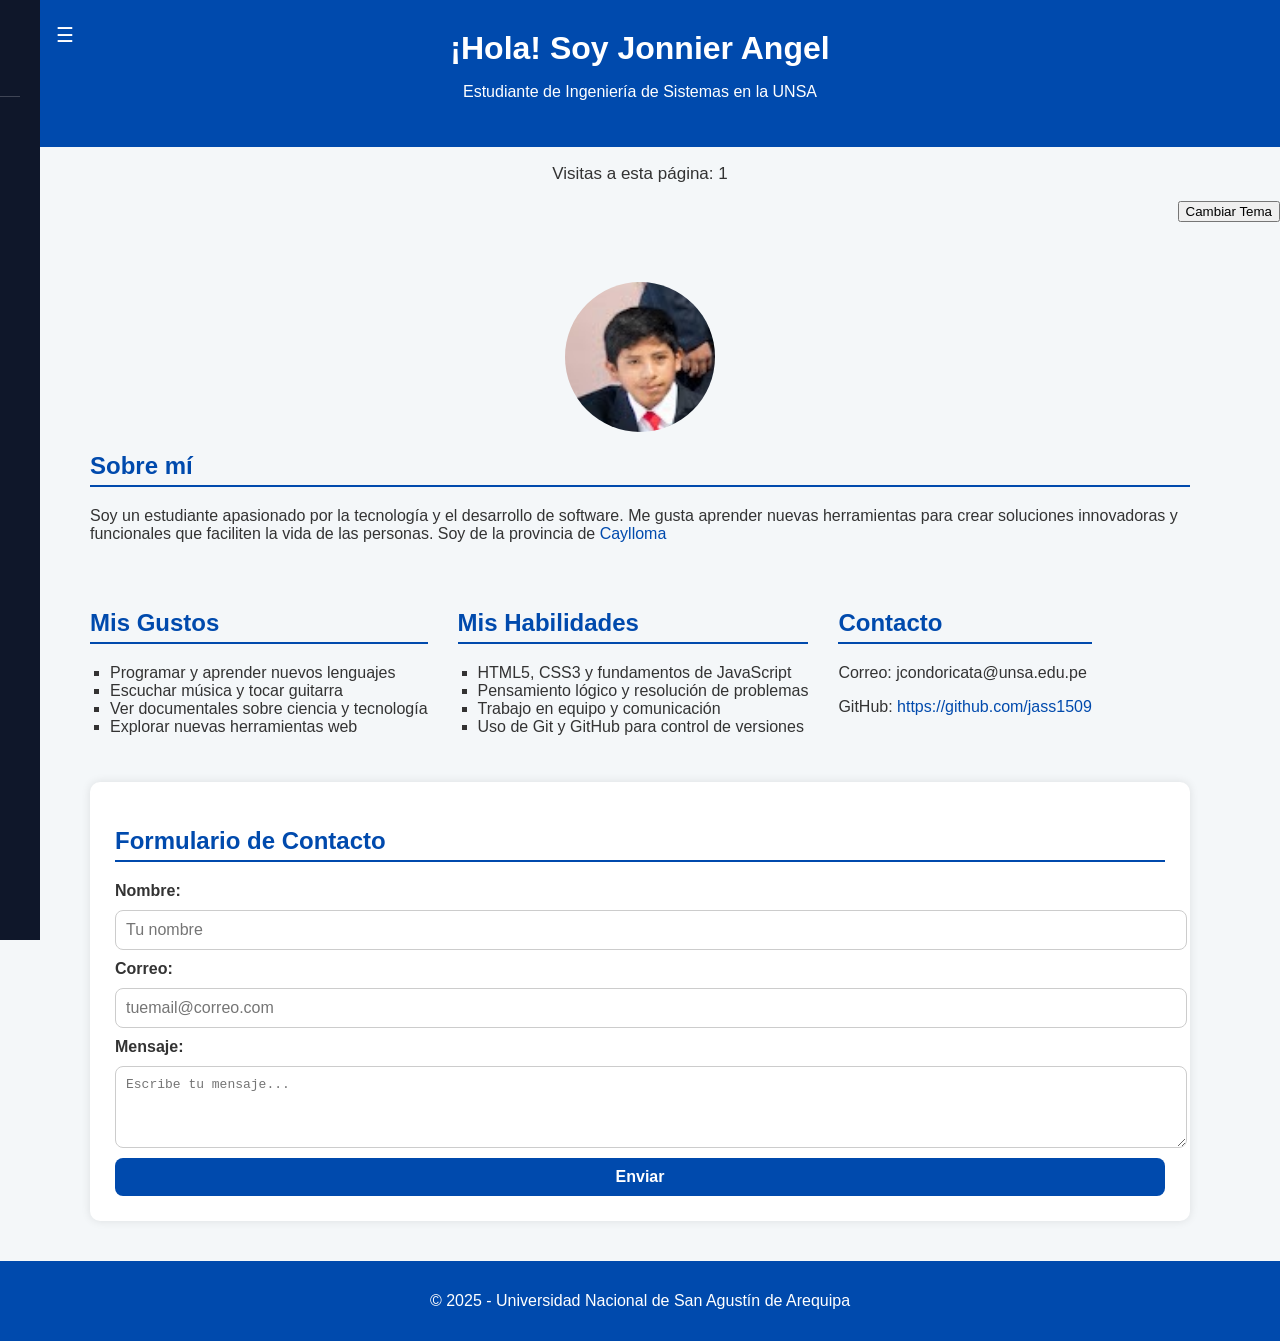
<file: index.html>
<!DOCTYPE html>
<html lang="es">
<head>
  <meta charset="UTF-8">
  <meta name="viewport" content="width=device-width, initial-scale=1.0">
  <title>Presentación Personal - Jonnier Angel</title>
  <link rel="stylesheet" href="style.css">
</head>
<body>
  <header>
    <h1>¡Hola! Soy Jonnier Angel</h1>
    <p>Estudiante de Ingeniería de Sistemas en la UNSA</p>
  </header>
<p style="text-align:center; font-size:17px;">Visitas a esta página: <span id="contador"></span></p>
<div style="text-align:right; font-size:17px;">
<button onclick="cambiarTema()" id="boton para cambiar fondo">Cambiar Tema</button>
</div>

  <main>
    <section id="sobre-mi">
      <img src="foto perfil.jpg" alt="Foto personal">
      <h2>Sobre mí</h2>
      <p>
        Soy un estudiante apasionado por la tecnología y el desarrollo de software.
        Me gusta aprender nuevas herramientas para crear soluciones innovadoras
        y funcionales que faciliten la vida de las personas. Soy de la provincia de <a href="caylloma.html">Caylloma </a>
      </p>
    </section>

    <section id="gustos">
      <h2>Mis Gustos</h2>
      <ul>
        <li>Programar y aprender nuevos lenguajes</li>
        <li>Escuchar música y tocar guitarra</li>
        <li>Ver documentales sobre ciencia y tecnología</li>
        <li>Explorar nuevas herramientas web</li>
      </ul>
    </section>

    <section id="habilidades">
      <h2>Mis Habilidades</h2>
      <ul>
        <li>HTML5, CSS3 y fundamentos de JavaScript</li>
        <li>Pensamiento lógico y resolución de problemas</li>
        <li>Trabajo en equipo y comunicación</li>
        <li>Uso de Git y GitHub para control de versiones</li>
      </ul>
    </section>

    <section id="contacto">
      <h2>Contacto</h2>
      <p>Correo: jcondoricata@unsa.edu.pe</p>
      <p>GitHub: <a href="https://github.com/jass1509" target="_blank">https://github.com/jass1509</a></p>
    </section>

    <aside>
      <h2>Formulario de Contacto</h2>
      <form id="commentForm" action="" method="post">
        <label for="nombre">Nombre:</label>
        <input type="text" id="nombre" name="nombre" placeholder="Tu nombre" required>

        <label for="correo">Correo:</label>
        <input type="email" id="correo" name="correo" placeholder="tuemail@correo.com" required>

        <label for="mensaje">Mensaje:</label>
        <textarea id="mensaje" name="mensaje" rows="4" placeholder="Escribe tu mensaje..." required></textarea>

        <input type="submit" value="Enviar">
      </form>
    </aside>
  </main>
<!-- menu lateral -->
<nav class="side-menu" id="sideMenu">
  <button class="toggle-btn" onclick="toggleMenu()">☰</button>

  <h3>Mis intereses</h3>
  <ul>
    <li><a href="interesesPersonales/programacion.html">Programacion</a></li>
    <li><a href="interesesPersonales/musica.html">Gustos musicales</a></li>
    <li><a href="interesesPersonales/lecturas.html">Lecturas</a></li>
    <li><a href="interesesPersonales/matematicas.html">Matematica</a></li>
    <li><a href="interesesPersonales/futbol.html">Futbol</a></li>
    <li><a href="interesesPersonales/freestyle.html">Freestyle</a></li>

    
  </ul>
</nav>

  <footer>
    <p>© 2025 - Universidad Nacional de San Agustín de Arequipa</p>
  </footer>
  <script src="script.js"></script>
</body>
</html>
</file>
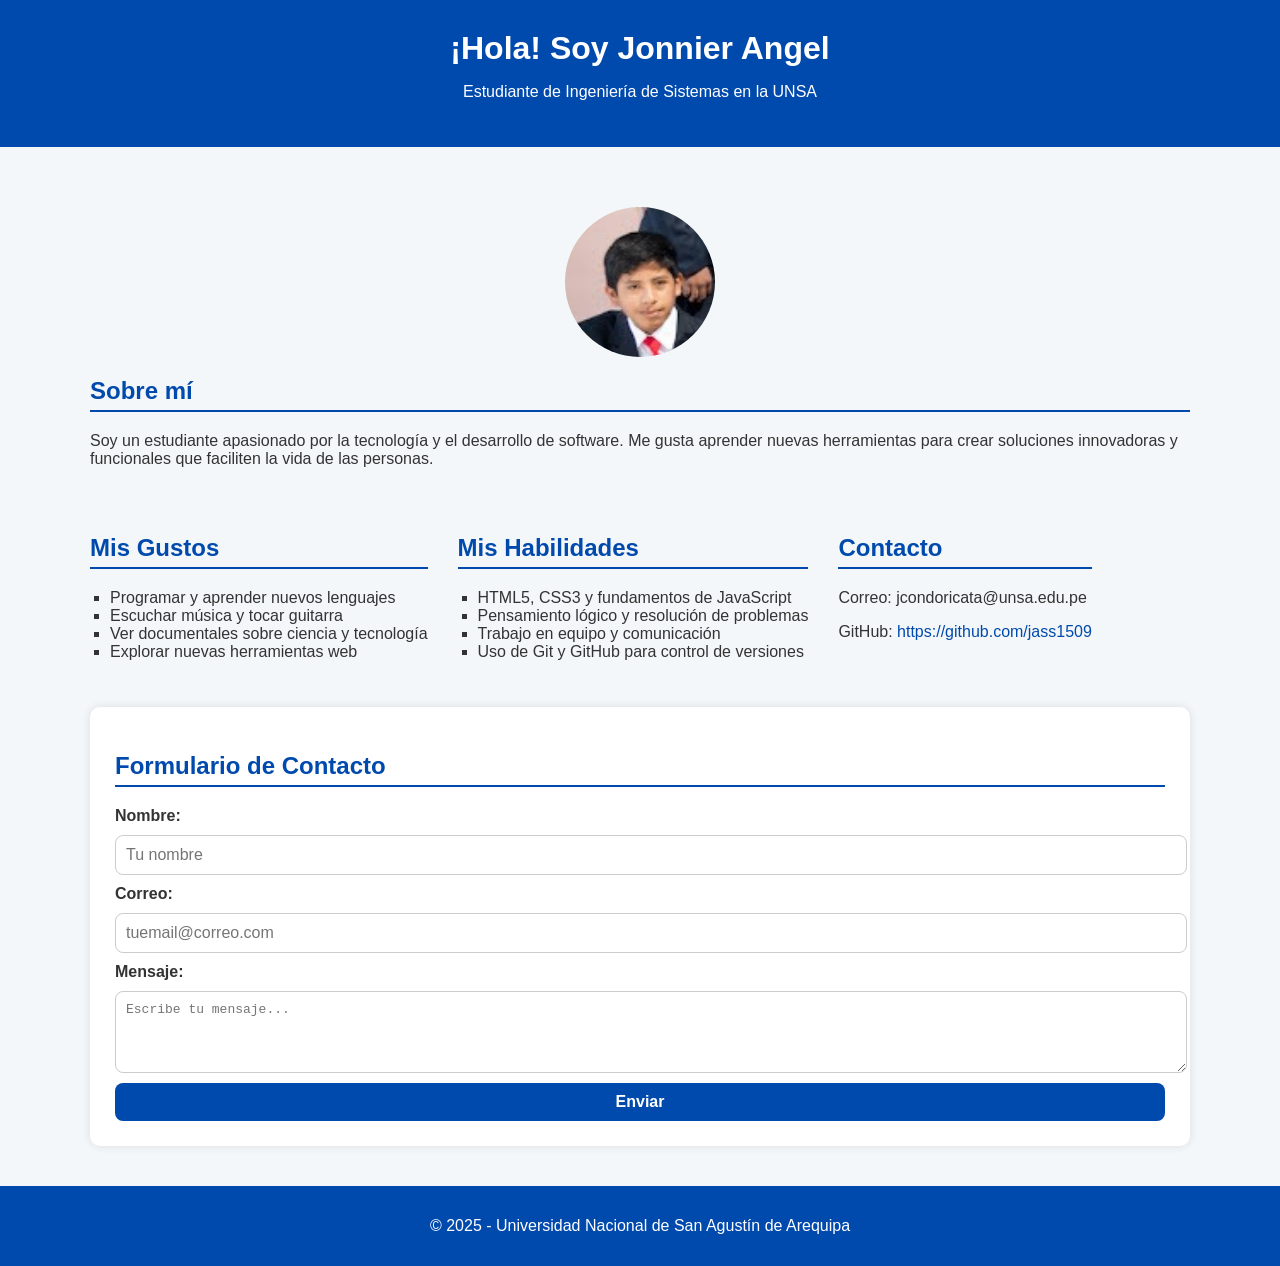
<file: presentacion_estudiante_unsa.html>
<!DOCTYPE html>
<html lang="es">
<head>
  <meta charset="UTF-8">
  <meta name="viewport" content="width=device-width, initial-scale=1.0">
  <title>Presentación Personal - Jonnier Angel</title>
  <link rel="stylesheet" href="style.css">
</head>
<body>
  <header>
    <h1>¡Hola! Soy Jonnier Angel</h1>
    <p>Estudiante de Ingeniería de Sistemas en la UNSA</p>
  </header>

  <main>
    <section id="sobre-mi">
      <img src="foto perfil.jpg" alt="Foto personal">
      <h2>Sobre mí</h2>
      <p>
        Soy un estudiante apasionado por la tecnología y el desarrollo de software.
        Me gusta aprender nuevas herramientas para crear soluciones innovadoras
        y funcionales que faciliten la vida de las personas.
      </p>
    </section>

    <section id="gustos">
      <h2>Mis Gustos</h2>
      <ul>
        <li>Programar y aprender nuevos lenguajes</li>
        <li>Escuchar música y tocar guitarra</li>
        <li>Ver documentales sobre ciencia y tecnología</li>
        <li>Explorar nuevas herramientas web</li>
      </ul>
    </section>

    <section id="habilidades">
      <h2>Mis Habilidades</h2>
      <ul>
        <li>HTML5, CSS3 y fundamentos de JavaScript</li>
        <li>Pensamiento lógico y resolución de problemas</li>
        <li>Trabajo en equipo y comunicación</li>
        <li>Uso de Git y GitHub para control de versiones</li>
      </ul>
    </section>

    <section id="contacto">
      <h2>Contacto</h2>
      <p>Correo: jcondoricata@unsa.edu.pe</p>
      <p>GitHub: <a href="https://github.com/jass1509" target="_blank">https://github.com/jass1509</a></p>
    </section>

    <aside>
      <h2>Formulario de Contacto</h2>
      <form action="" method="post">
        <label for="nombre">Nombre:</label>
        <input type="text" id="nombre" name="nombre" placeholder="Tu nombre" required>

        <label for="correo">Correo:</label>
        <input type="email" id="correo" name="correo" placeholder="tuemail@correo.com" required>

        <label for="mensaje">Mensaje:</label>
        <textarea id="mensaje" name="mensaje" rows="4" placeholder="Escribe tu mensaje..." required></textarea>

        <input type="submit" value="Enviar">
      </form>
    </aside>
  </main>

  <footer>
    <p>© 2025 - Universidad Nacional de San Agustín de Arequipa</p>
  </footer>
</body>
</html>
</file>
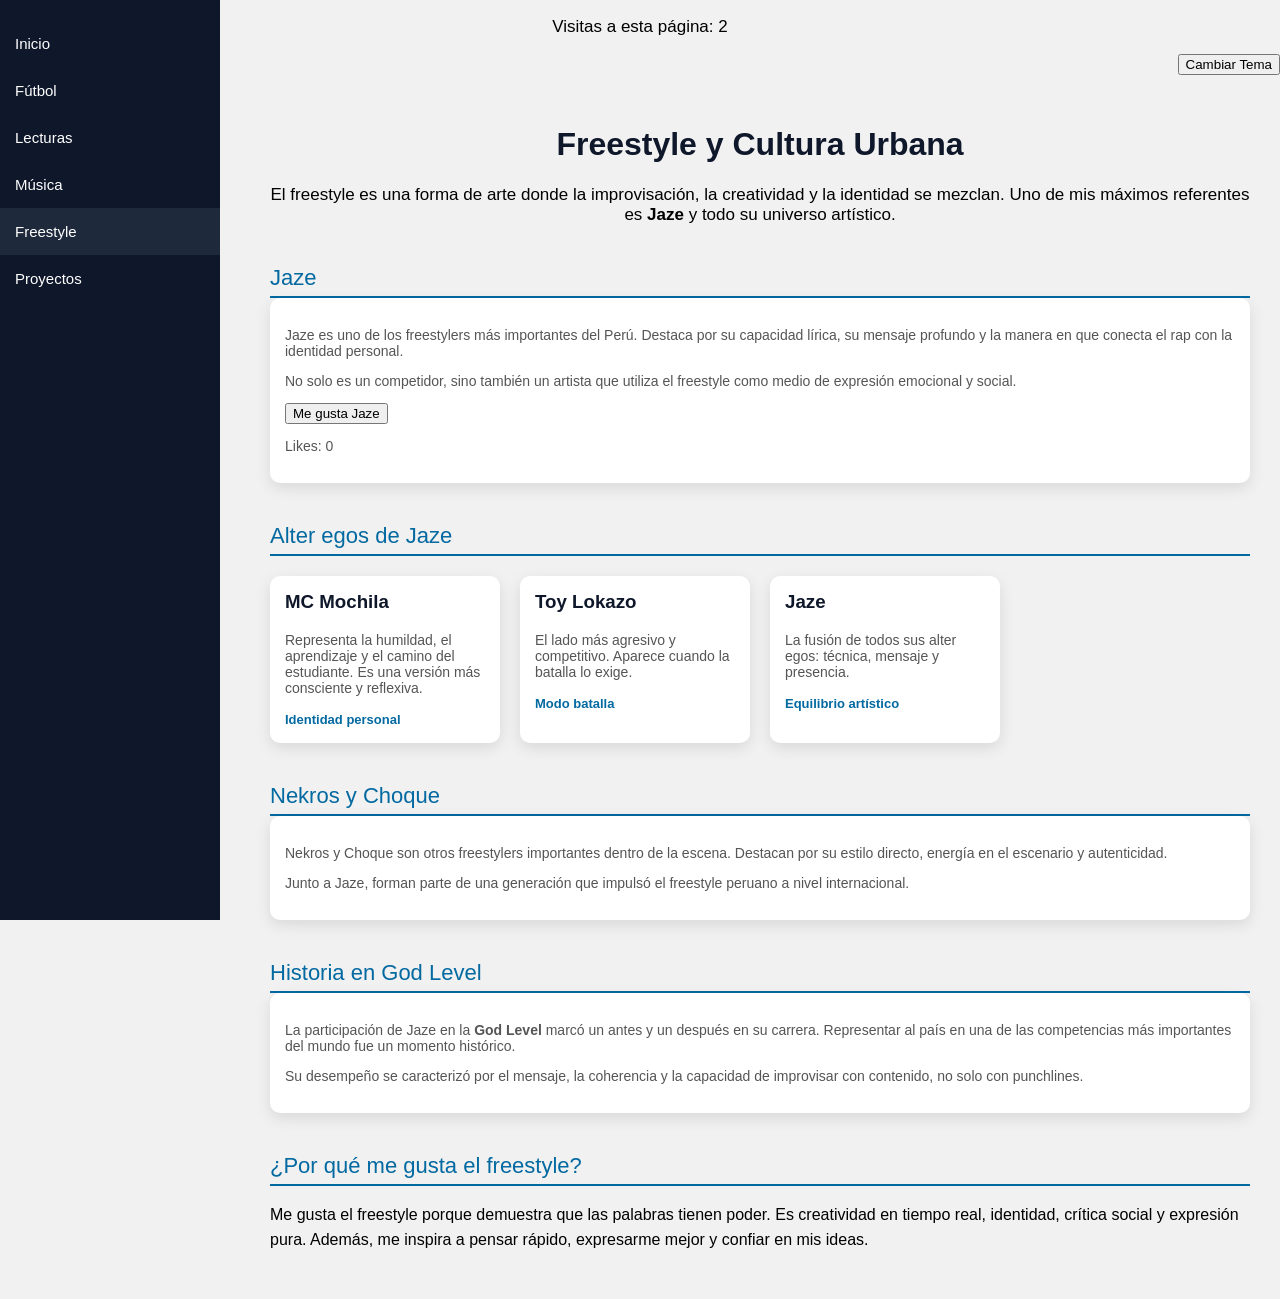
<file: interesesPersonales/freestyle.html>
<!doctype html>
<html lang="es">
<head>
  <meta charset="utf-8">
  <meta name="viewport" content="width=device-width, initial-scale=1">
  <title>Freestyle — Jonnier Angel</title>

  <link rel="stylesheet" href="estilos.css">
</head>
<body>
  <p style="text-align:center; font-size:17px;">Visitas a esta página: <span id="contador"></span></p>
<div style="text-align:right; font-size:17px;">
<button onclick="cambiarTema()" id="boton para cambiar fondo">Cambiar Tema</button>
</div>
  <nav>
    <a href="../index.html">Inicio</a>
    <a href="futbol.html">Fútbol</a>
    <a href="lecturas.html">Lecturas</a>
    <a href="musica.html">Música</a>
    <a href="freestyle.html">Freestyle</a>
    <a href="programacion.html">Proyectos</a>
    
  </nav>

 
  <div class="container">
    <h1>Freestyle y Cultura Urbana </h1>

    <p style="text-align:center; font-size:17px;">
      El freestyle es una forma de arte donde la improvisación, la creatividad
      y la identidad se mezclan. Uno de mis máximos referentes es <strong>Jaze</strong>
      y todo su universo artístico.
    </p>

    <!-- Jaze -->
    <div class="section-title">Jaze</div>
    <div class="card">
      <p>
        Jaze es uno de los freestylers más importantes del Perú. Destaca por su
        capacidad lírica, su mensaje profundo y la manera en que conecta el rap
        con la identidad personal.
      </p>
      <p>
        No solo es un competidor, sino también un artista que utiliza el freestyle
        como medio de expresión emocional y social.
      </p>
      
      <button onclick="likeJaze()"> Me gusta Jaze</button>
      <p id="likes"></p>

    </div>

    
    <div class="section-title">Alter egos de Jaze</div>
    <div class="card-grid">

      <div class="card">
        <h3>MC Mochila</h3>
        <p>
          Representa la humildad, el aprendizaje y el camino del estudiante.
          Es una versión más consciente y reflexiva.
        </p>
        <span>Identidad personal</span>
      </div>

      <div class="card">
        <h3>Toy Lokazo</h3>
        <p>
          El lado más agresivo y competitivo. Aparece cuando la batalla lo exige.
        </p>
        <span>Modo batalla</span>
      </div>

      <div class="card">
        <h3>Jaze</h3>
        <p>
          La fusión de todos sus alter egos: técnica, mensaje y presencia.
        </p>
        <span>Equilibrio artístico</span>
      </div>

    </div>

    
    <div class="section-title">Nekros y Choque</div>
    <div class="card">
      <p>
        Nekros y Choque son otros freestylers importantes dentro de la escena.
        Destacan por su estilo directo, energía en el escenario y autenticidad.
      </p>
      <p>
        Junto a Jaze, forman parte de una generación que impulsó el freestyle
        peruano a nivel internacional.
      </p>
    </div>

    <!-- God Level -->
    <div class="section-title">Historia en God Level</div>
    <div class="card">
      <p>
        La participación de Jaze en la <strong>God Level</strong> marcó un antes
        y un después en su carrera. Representar al país en una de las competencias
        más importantes del mundo fue un momento histórico.
      </p>
      <p>
        Su desempeño se caracterizó por el mensaje, la coherencia y la capacidad
        de improvisar con contenido, no solo con punchlines.
      </p>
    </div>

    <!-- Por que me gusta -->
    <div class="section-title">¿Por qué me gusta el freestyle?</div>
    <p style="font-size:16px; line-height:1.6;">
      Me gusta el freestyle porque demuestra que las palabras tienen poder.
      Es creatividad en tiempo real, identidad, crítica social y expresión pura.
      Además, me inspira a pensar rápido, expresarme mejor y confiar en mis ideas.
    </p>

  </div>
<script src="../script.js"></script>
<script src="script.js"></script>

</body>
</html>
</file>
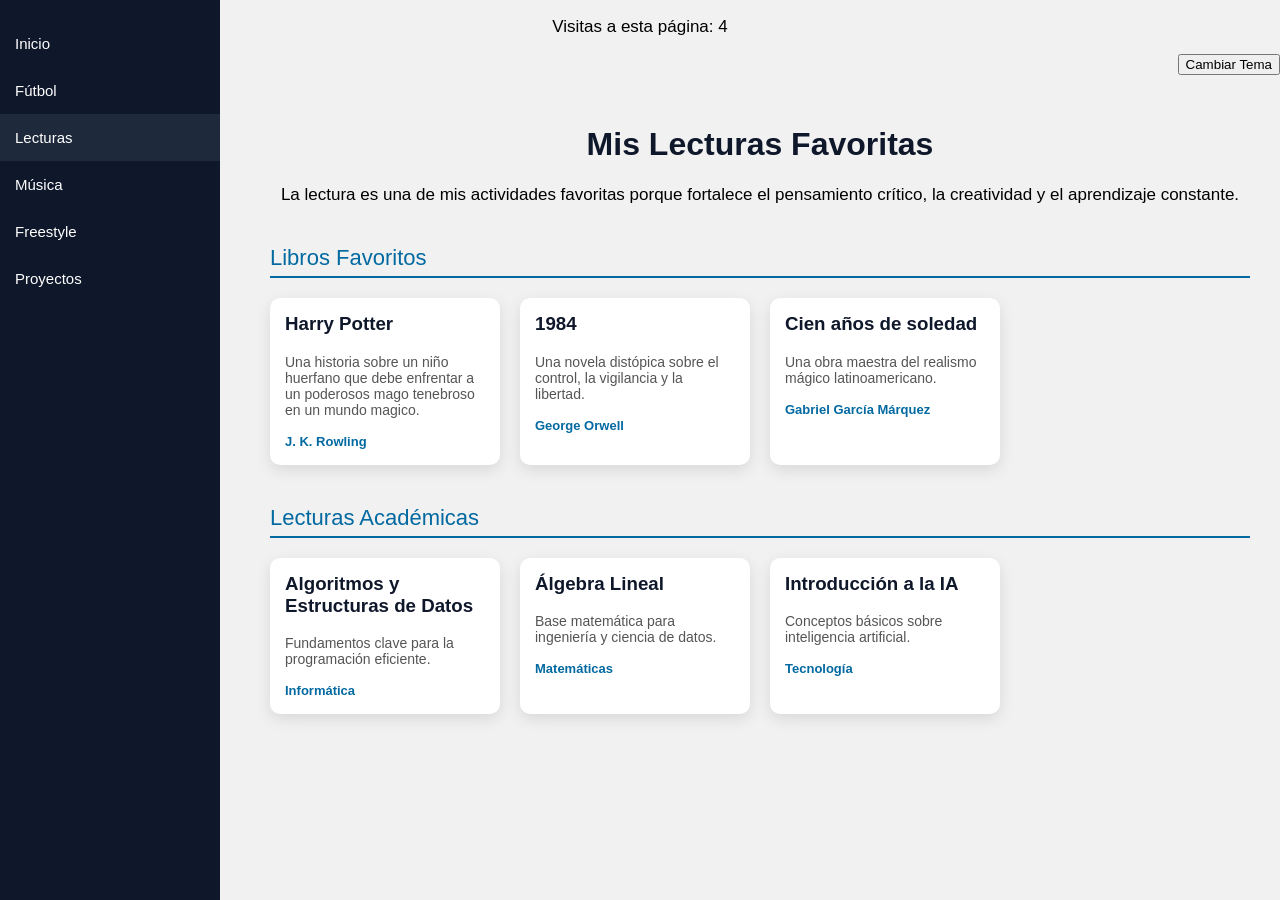
<file: interesesPersonales/lecturas.html>
<!doctype html>
<html lang="es">
<head>
  <meta charset="utf-8">
  <meta name="viewport" content="width=device-width, initial-scale=1">
  <title>Lecturas — Jonnier Angel</title>

  <link rel="stylesheet" href="estilos.css">
</head>
<body>
<p style="text-align:center; font-size:17px;">Visitas a esta página: <span id="contador"></span></p>
<div style="text-align:right; font-size:17px;">
<button onclick="cambiarTema()" id="boton para cambiar fondo">Cambiar Tema</button>
</div>
  <!-- Menú lateral -->
  <nav>
    <a href="../index.html">Inicio</a>
    <a href="futbol.html">Fútbol</a>
    <a href="lecturas.html">Lecturas</a>
    <a href="musica.html">Música</a>
    <a href="freestyle.html">Freestyle</a>
    <a href="programacion.html">Proyectos</a>
  </nav>

  <!-- contenido -->
  <div class="container">
    <h1>Mis Lecturas Favoritas </h1>

    <p style="text-align:center; font-size:17px;">
      La lectura es una de mis actividades favoritas porque fortalece el pensamiento crítico,
      la creatividad y el aprendizaje constante.
    </p>

    <!-- libros -->
    <div class="section-title">Libros Favoritos</div>
    <div class="card-grid">

      <div class="card">
        <h3>Harry Potter</h3>
        <p>Una historia sobre un niño huerfano que debe enfrentar a un poderosos mago tenebroso en un mundo magico.</p>
        <span>J. K. Rowling</span>
      </div>

      <div class="card">
        <h3>1984</h3>
        <p>Una novela distópica sobre el control, la vigilancia y la libertad.</p>
        <span>George Orwell</span>
      </div>

      <div class="card">
        <h3>Cien años de soledad</h3>
        <p>Una obra maestra del realismo mágico latinoamericano.</p>
        <span>Gabriel García Márquez</span>
      </div>

    </div>

    <!-- Lecturas académicas -->
    <div class="section-title">Lecturas Académicas</div>
    <div class="card-grid">

      <div class="card">
        <h3>Algoritmos y Estructuras de Datos</h3>
        <p>Fundamentos clave para la programación eficiente.</p>
        <span>Informática</span>
      </div>

      <div class="card">
        <h3>Álgebra Lineal</h3>
        <p>Base matemática para ingeniería y ciencia de datos.</p>
        <span>Matemáticas</span>
      </div>

      <div class="card">
        <h3>Introducción a la IA</h3>
        <p>Conceptos básicos sobre inteligencia artificial.</p>
        <span>Tecnología</span>
      </div>

    </div>
  </div>
<script src="../script.js"></script>

</body>
</html>
</file>
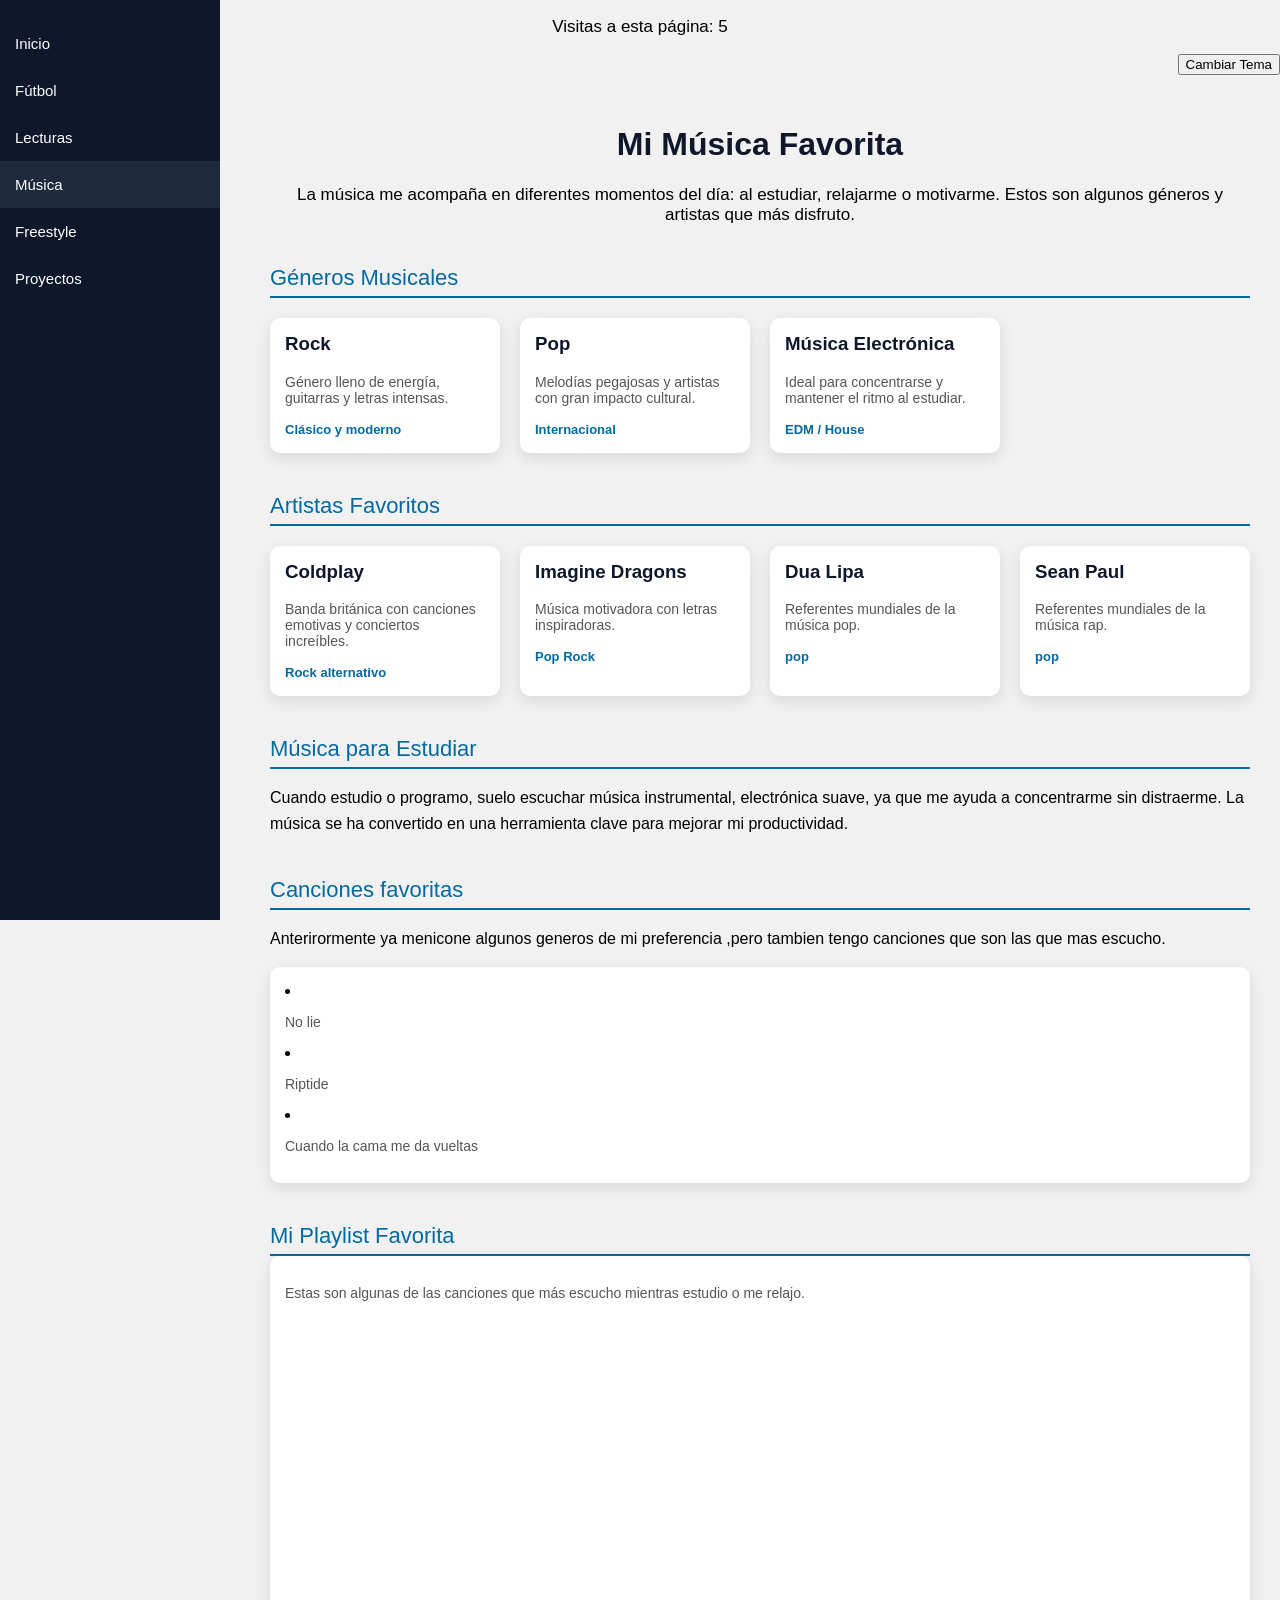
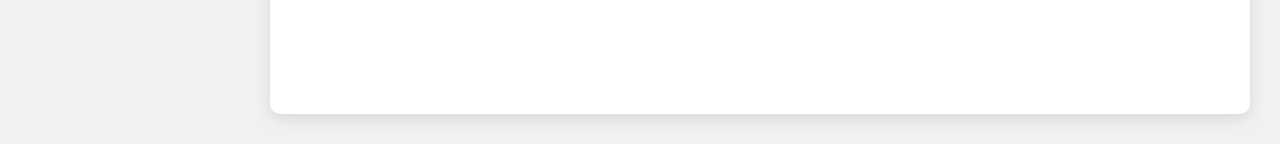
<file: interesesPersonales/musica.html>
<!doctype html>
<html lang="es">
<head>
  <meta charset="utf-8">
  <meta name="viewport" content="width=device-width, initial-scale=1">
  <title>Música — Jonnier Angel</title>


  <link rel="stylesheet" href="estilos.css">
</head>
<body>
<p style="text-align:center; font-size:17px;">Visitas a esta página: <span id="contador"></span></p>
<div style="text-align:right; font-size:17px;">
<button onclick="cambiarTema()" id="boton para cambiar fondo">Cambiar Tema</button>
</div>
  
  <nav>
    <a href="../index.html">Inicio</a>
    <a href="futbol.html">Fútbol</a>
    <a href="lecturas.html">Lecturas</a>
    <a href="musica.html">Música</a>
    <a href="freestyle.html">Freestyle</a>
    <a href="programacion.html">Proyectos</a>
  </nav>

  
  <div class="container">
    <h1>Mi Música Favorita </h1>

    <p style="text-align:center; font-size:17px;">
      La música me acompaña en diferentes momentos del día: al estudiar, relajarme
      o motivarme. Estos son algunos géneros y artistas que más disfruto.
    </p>

    
    <div class="section-title">Géneros Musicales</div>
    <div class="card-grid">

      <div class="card">
        <h3>Rock</h3>
        <p>Género lleno de energía, guitarras y letras intensas.</p>
        <span>Clásico y moderno</span>
      </div>

      <div class="card">
        <h3>Pop</h3>
        <p>Melodías pegajosas y artistas con gran impacto cultural.</p>
        <span>Internacional</span>
      </div>

      <div class="card">
        <h3>Música Electrónica</h3>
        <p>Ideal para concentrarse y mantener el ritmo al estudiar.</p>
        <span>EDM / House</span>
      </div>

    </div>

    <!-- artistas favoritos -->
    <div class="section-title">Artistas Favoritos</div>
    <div class="card-grid">

      <div class="card">
        <h3>Coldplay</h3>
        <p>Banda británica con canciones emotivas y conciertos increíbles.</p>
        <span>Rock alternativo</span>
      </div>

      <div class="card">
        <h3>Imagine Dragons</h3>
        <p>Música motivadora con letras inspiradoras.</p>
        <span>Pop Rock</span>
      </div>

      <div class="card">
        <h3>Dua Lipa</h3>
        <p>Referentes mundiales de la música pop.</p>
        <span>pop</span>
      </div>

      <div class="card">
        <h3>Sean Paul</h3>
        <p>Referentes mundiales de la música rap.</p>
        <span>pop</span>
      </div>

    </div>

    <!--musica para estudiar -->
    <div class="section-title">Música para Estudiar</div>
    <p style="font-size:16px; line-height:1.6;">
      Cuando estudio o programo, suelo escuchar música instrumental,
      electrónica suave, ya que me ayuda a concentrarme sin distraerme.
      La música se ha convertido en una herramienta clave para mejorar mi productividad.
    </p>

    <!--canciones favoritas-->
    <div class="section-title">Canciones favoritas</div>
    <p style="font-size: 16px; line-height:1.6;">
      Anterirormente ya menicone algunos generos de mi preferencia
      ,pero tambien tengo canciones que son las que mas escucho.
    </p>
    <div class="card">
      <il>
      <li><p>No lie</p></li>
      <li><p>Riptide</p></li>
      <li><p>Cuando la cama me da vueltas</p></li>
      </il>
    </div>
    <div class="section-title">Mi Playlist Favorita</div>

    <div class="card">
      <p>
        Estas son algunas de las canciones que más escucho mientras estudio
        o me relajo.
      </p>

      <iframe style="border-radius:12px"
      src="https://open.spotify.com/embed/playlist/4XQ3TFst6Mivc7mO69eWI4?si=4f8ae4eeda5d4fd6"
      width="100%" height="380"
      frameborder="0"
      allowfullscreen=""
      allow="autoplay; clipboard-write; encrypted-media; fullscreen; picture-in-picture"
      loading="lazy">
      </iframe>
    </div>



  </div>
<script src="../script.js"></script>

</body>
</html>
</file>
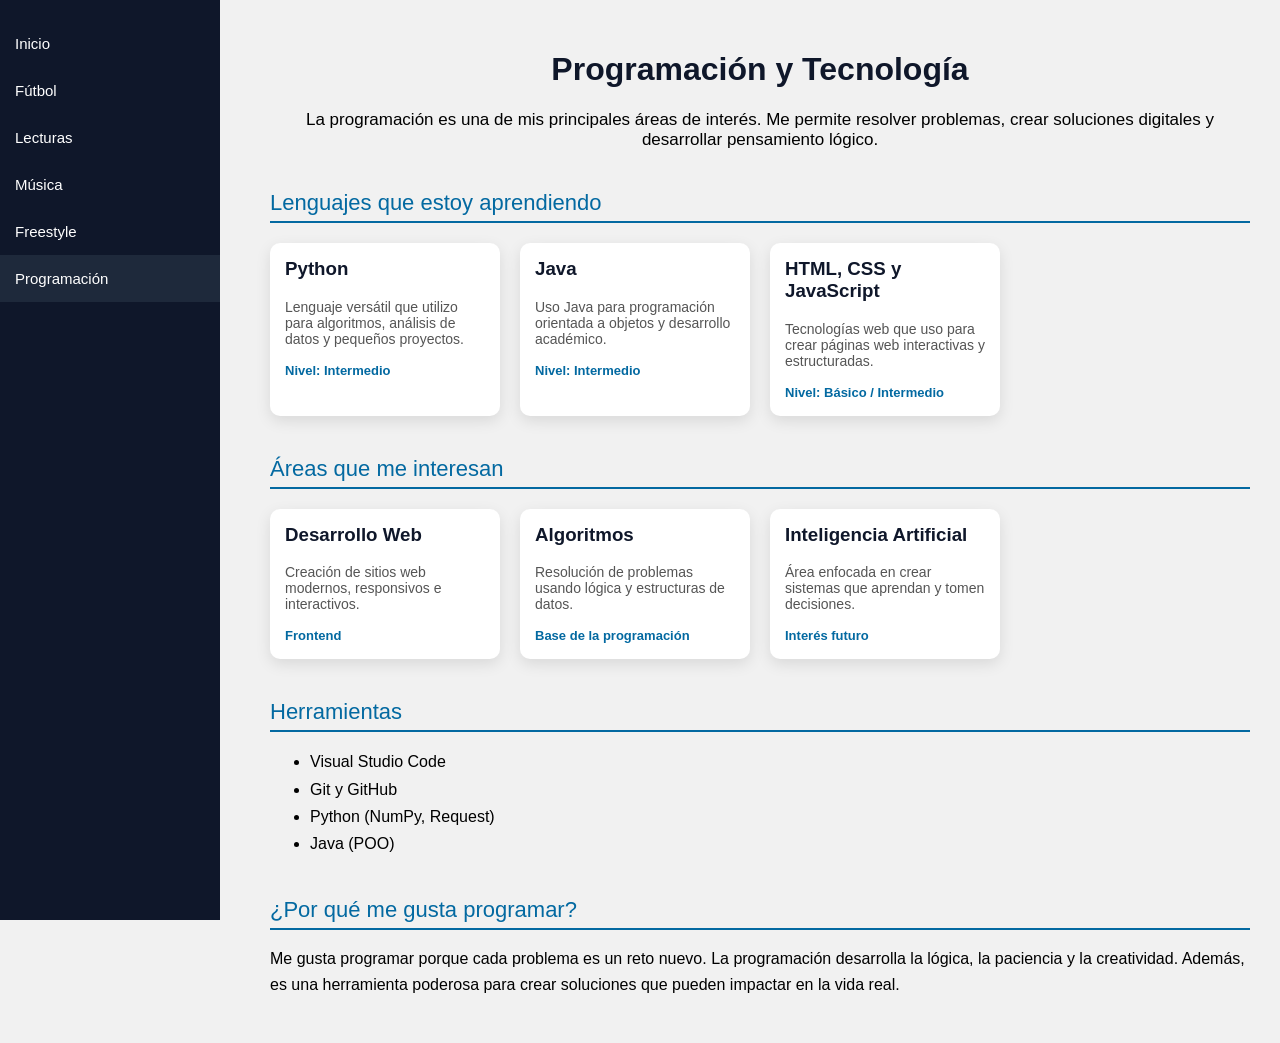
<file: interesesPersonales/programacion.html>
<!doctype html>
<html lang="es">
<head>
  <meta charset="utf-8">
  <meta name="viewport" content="width=device-width, initial-scale=1">
  <title>Programación — Jonnier Angel</title>

  <link rel="stylesheet" href="estilos.css">
</head>
<body>

  <!-- menu lateral -->
  <nav>
    <a href="../index.html">Inicio</a>
    <a href="futbol.html">Fútbol</a>
    <a href="lecturas.html">Lecturas</a>
    <a href="musica.html">Música</a>
    <a href="freestyle.html">Freestyle</a>
    <a href="programacion.html" class="active">Programación</a>
  </nav>

  <!-- contenido principal -->
  <div class="container">
    <h1>Programación y Tecnología </h1>

    <p style="text-align:center; font-size:17px;">
      La programación es una de mis principales áreas de interés. Me permite
      resolver problemas, crear soluciones digitales y desarrollar pensamiento lógico.
    </p>

    <!-- lenguajes -->
    <div class="section-title">Lenguajes que estoy aprendiendo</div>
    <div class="card-grid">

      <div class="card">
        <h3>Python</h3>
        <p>
          Lenguaje versátil que utilizo para algoritmos, análisis de datos
          y pequeños proyectos.
        </p>
        <span>Nivel: Intermedio</span>
      </div>

      <div class="card">
        <h3>Java</h3>
        <p>
          Uso Java para programación orientada a objetos y desarrollo académico.
        </p>
        <span>Nivel: Intermedio</span>
      </div>

      <div class="card">
        <h3>HTML, CSS y JavaScript</h3>
        <p>
          Tecnologías web que uso para crear páginas web interactivas
          y estructuradas.
        </p>
        <span>Nivel: Básico / Intermedio</span>
      </div>

    </div>

    <!-- areas -->
    <div class="section-title">Áreas que me interesan</div>
    <div class="card-grid">

      <div class="card">
        <h3>Desarrollo Web</h3>
        <p>
          Creación de sitios web modernos, responsivos e interactivos.
        </p>
        <span>Frontend</span>
      </div>

      <div class="card">
        <h3>Algoritmos</h3>
        <p>
          Resolución de problemas usando lógica y estructuras de datos.
        </p>
        <span>Base de la programación</span>
      </div>

      <div class="card">
        <h3>Inteligencia Artificial</h3>
        <p>
          Área enfocada en crear sistemas que aprendan y tomen decisiones.
        </p>
        <span>Interés futuro</span>
      </div>

    </div>

    <!-- herramientas -->
    <div class="section-title">Herramientas</div>
    <ul style="font-size:16px; line-height:1.7;">
      <li>Visual Studio Code</li>
      <li>Git y GitHub</li>
      <li>Python (NumPy, Request)</li>
      <li>Java (POO)</li>
    </ul>

    <!-- por que programar -->
    <div class="section-title">¿Por qué me gusta programar?</div>
    <p style="font-size:16px; line-height:1.6;">
      Me gusta programar porque cada problema es un reto nuevo.
      La programación desarrolla la lógica, la paciencia y la creatividad.
      Además, es una herramienta poderosa para crear soluciones que
      pueden impactar en la vida real.
    </p>

  </div>

</body>
</html>
</file>
<file: style.css>
/* estilo general */
body {
  font-family: Arial, Helvetica, sans-serif;
  margin: 0;
  padding: 0;
  background-color: #f4f7f9;
  color: #333;
}

/* encabezado */
header {
  background-color: #004aad;
  color: white;
  text-align: center;
  padding: 30px 0;
}

header h1 {
  margin: 0;
  font-size: 2em;
}

/* estructura principal */
main {
  display: flex;
  flex-wrap: wrap;
  max-width: 1100px;
  margin: 40px auto;
  gap: 30px;
}

article {
  flex: 2;
  background-color: white;
  padding: 30px;
  border-radius: 10px;
  box-shadow: 0 0 10px rgba(0, 0, 0, 0.1);
  min-width: 300px;
}

aside {
  flex: 1;
  background-color: #ffffff;
  padding: 25px;
  border-radius: 10px;
  box-shadow: 0 0 10px rgba(0, 0, 0, 0.1);
  min-width: 280px;
  height: fit-content;
}

/* títulos */
h2 {
  color: #004aad;
  border-bottom: 2px solid #004aad;
  padding-bottom: 5px;
}

/* listas */
ul {
  list-style-type: square;
  padding-left: 20px;
}

/* foto perfil */
img {
  width: 150px;
  border-radius: 50%;
  display: block;
  margin: 20px auto;
}

/* formulario */
form {
  display: flex;
  flex-direction: column;
  gap: 10px;
}

label {
  font-weight: bold;
}

input, textarea {
  padding: 10px;
  border: 1px solid #ccc;
  border-radius: 8px;
  font-size: 1em;
  width: 100%;
}

input[type="submit"] {
  background-color: #004aad;
  color: white;
  font-weight: bold;
  cursor: pointer;
  border: none;
  transition: background-color 0.3s;
}

input[type="submit"]:hover {
  background-color: #00327a;
}

/* enlaces */
a {
  color: #004aad;
  text-decoration: none;
}

a:hover {
  text-decoration: underline;
}

/* pie de página */
footer {
  text-align: center;
  background-color: #004aad;
  color: white;
  padding: 15px 0;
  margin-top: 40px;
}
/* menu lateral */
.side-menu{
  position: fixed;
  top: 0;
  left: -220px;
  width: 220px;
  height: 100%;
  background: #0f172a;
  color: white;
  padding: 20px;
  transition: left 0.3s ease;
  z-index: 1000;
}

.side-menu.open{
  left: 0;
}

.side-menu h3{
  margin-top: 50px;
  font-size: 16px;
  border-bottom: 1px solid rgba(255,255,255,0.2);
  padding-bottom: 8px;
}

.side-menu ul{
  list-style: none;
  padding: 0;
  margin-top: 15px;
}

.side-menu li{
  padding: 10px;
  border-radius: 8px;
  cursor: pointer;
  font-size: 14px;
}

.side-menu li:hover{
  background: rgba(255,255,255,0.15);
}

/* Botón */
.toggle-btn{
  position: absolute;
  top: 15px;
  right: -45px;
  background: var(--accent);
  color: white;
  border: none;
  border-radius: 8px;
  width: 40px;
  height: 40px;
  font-size: 20px;
  cursor: pointer;
}
.side-menu a{
  color: white;
  text-decoration: none;
  display: block;
  width: 100%;
}

.side-menu a:hover{
  text-decoration: none;
}

/* estilos para modo oscuro */
.dark{
  background:#020617;
  color:white;
}
/*para el v¿boton de cambiar modo*/
</file>
<file: interesesPersonales/estilos.css>
body {
  font-family: Arial, sans-serif;
  margin: 0;
  background-color: #f1f1f1;
}

/* menu lateral */
nav {
  position: fixed;
  left: 0;
  top: 0;
  width: 220px;
  height: 100%;
  background-color: #0f172a;
  padding-top: 20px;
}

nav a {
  display: block;
  color: white;
  padding: 15px;
  text-decoration: none;
  font-size: 15px;
}

nav a:hover,
nav a.active {
  background-color: #1e293b;
}

/* contenedor principal */
.container {
  margin-left: 240px;
  padding: 30px;
  max-width: 1000px;
}

/* titulos */
h1 {
  text-align: center;
  color: #0f172a;
}

.section-title {
  margin-top: 40px;
  font-size: 22px;
  color: #0369a1;
  border-bottom: 2px solid #0369a1;
  padding-bottom: 5px;
}

/* tarjetas */
.card-grid {
  display: grid;
  grid-template-columns: repeat(auto-fill, minmax(220px, 1fr));
  gap: 20px;
  margin-top: 20px;
}

.card {
  background: white;
  border-radius: 10px;
  padding: 15px;
  box-shadow: 0 5px 15px rgba(0,0,0,0.1);
}

.card h3 {
  margin-top: 0;
  color: #0f172a;
}

.card p {
  color: #555;
  font-size: 14px;
}

.card span {
  font-size: 13px;
  color: #0369a1;
  font-weight: bold;
}
/* estilos para modo oscuro */
.dark{
  background:#020617;
  color:white;
}
</file>
